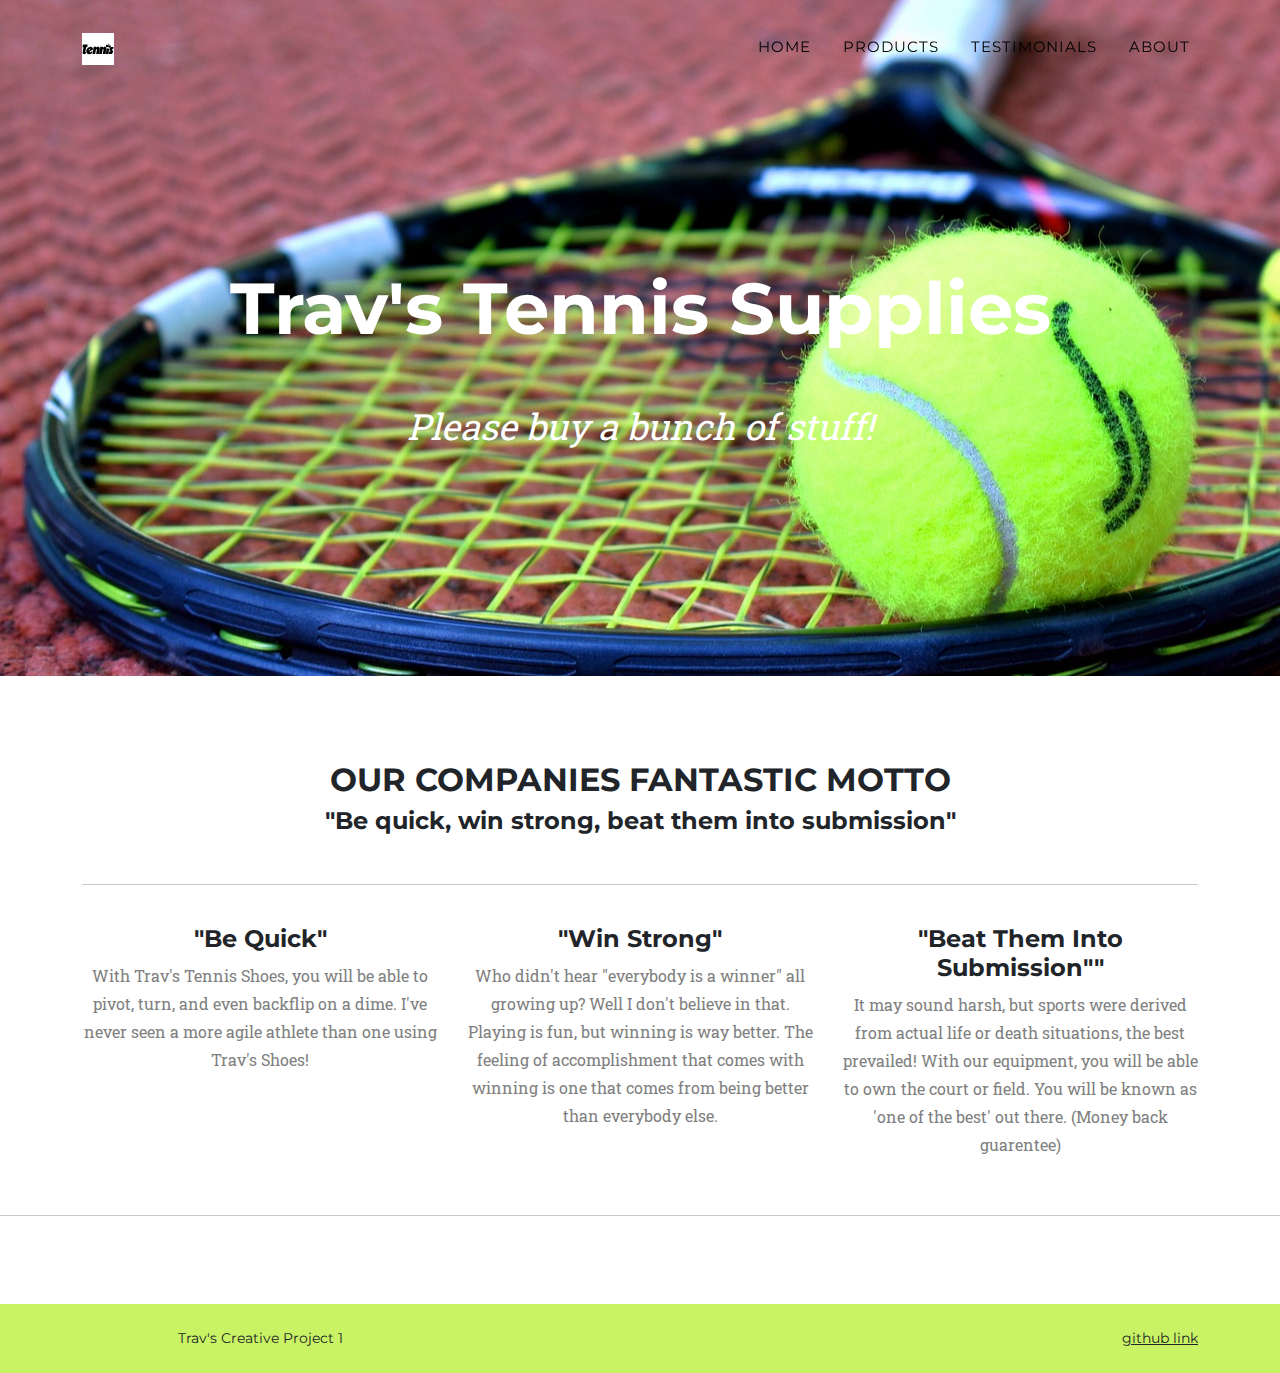
<file: index.html>
<!DOCTYPE html>
<html>
    <head>
        <meta charset="utf-8" />
        <title>Trav's Creative Project</title>
        <link rel="icon" type="image/x-icon" href="assets/favicon.ico" />
        <link href="https://fonts.googleapis.com/css?family=Montserrat:400,700" rel="stylesheet" type="text/css" />
        <link href="https://fonts.googleapis.com/css?family=Roboto+Slab:400,100,300,700" rel="stylesheet" type="text/css" />
        <link href="css/styles.css" rel="stylesheet" />
        <link href="css/trav-styles.css" rel="stylesheet" />
    </head>
    <body>
        <nav class="navbar navbar-expand-lg navbar-dark fixed-top" id="mainNav">
            <div class="container">
                <a class="navbar-brand" href="/"><img src="tennis.svg"/></a>
                <div class="collapse navbar-collapse" id="navbarResponsive">
                    <ul class="navbar-nav text-uppercase ms-auto py-4 py-lg-0">
                        <li class="nav-item"><a class="nav-link" style="color:black;" href="/index.html">Home</a></li>
                        <li class="nav-item"><a class="nav-link" style="color:black;" href="/products.html">Products</a></li>
                        <li class="nav-item"><a class="nav-link" style="color:black;" href="/testimonials.html">Testimonials</a></li>
                        <li class="nav-item"><a class="nav-link" style="color:black;" href="/about.html">About</a></li>
                    </ul>
                </div>
            </div>
        </nav>
        <header class="mainImage"> <!-- i put the background image in the stylesheet -->
            <div class="container">
                <div class="mainImage-part1">Trav's Tennis Supplies</div>
                <div class="mainImage-part2">Please buy a bunch of stuff!</div>
            </div>
        </header>
        <div class="mainbody">
            <div class="container">
                <div class="text-center">
                    <h2 class="section-heading text-uppercase">Our Companies Fantastic Motto</h2>
                    <h4 class="section-subheading">"Be quick, win strong, beat them into submission"</h4>
                    <br>
                    <hr>
                    <br>
                </div>
                <div class="row text-center">
                    <div class="col-md-4">
                        <h4>"Be Quick"</h4>
                        <p class="light-grey">With Trav's Tennis Shoes, you will be able to pivot, turn, and even backflip on a dime. I've never seen a more agile athlete than one using Trav's Shoes!</p>
                    </div>
                    <div class="col-md-4">
                        <h4>"Win Strong"</h4>
                        <p class="light-grey">Who didn't hear "everybody is a winner" all growing up? Well I don't believe in that. Playing is fun, but winning is way better. The feeling of accomplishment that comes with winning is one that comes from being better than everybody else.</p>
                    </div>
                    <div class="col-md-4">
                        <h4>"Beat Them Into Submission""</h4>
                        <p class="light-grey">It may sound harsh, but sports were derived from actual life or death situations, the best prevailed! With our equipment, you will be able to own the court or field. You will be known as 'one of the best' out there. (Money back guarentee)</p>
                    </div>
                </div>
            </div>
        </div>
        <br><hr><br><br><br>

        <!-- social media tags-->


        <footer class="footer py-4 background-color-trav">
            <div class="container">
                <div class="row align-items-center">
                    <div class="col-lg-4">Trav's Creative Project 1</div>
                    <div class="col-lg-4">
                      <!-- This gets me the right spacing cause I don't know how to do it otherwise :)) -->
                    </div>
                    <div class="col-lg-4 text-lg-end">
                        <a class="link-dark" href="https://github.com/tfells/creativeProject1/">github link</a>
                    </div>
                </div>
            </div>
        </footer>
    </body>
</html>
</file>
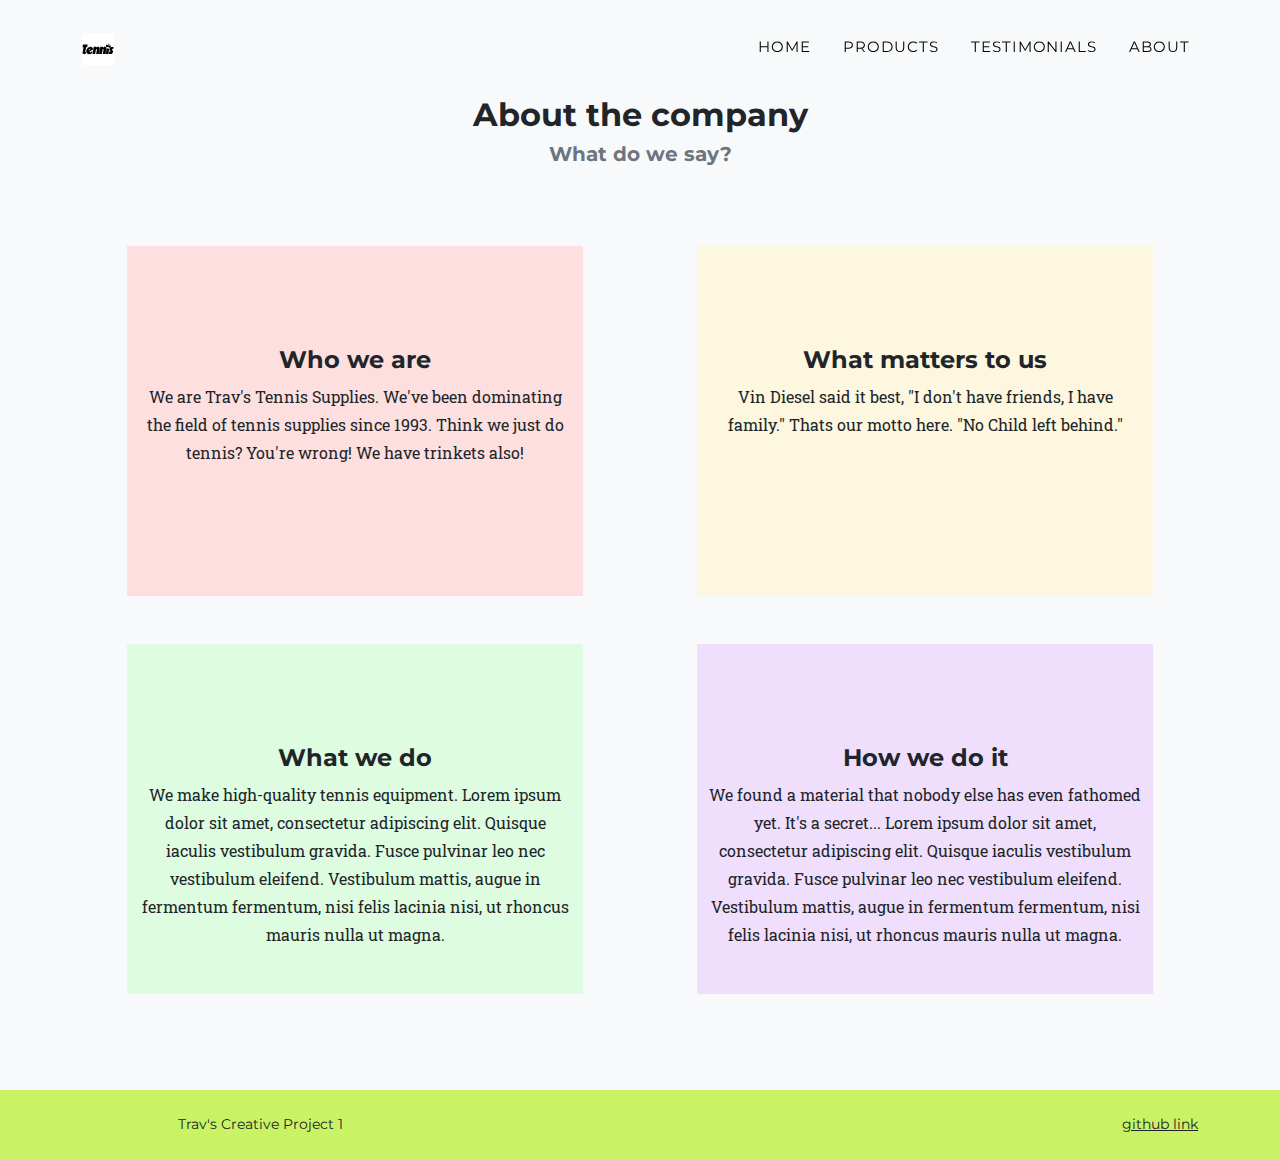
<file: about.html>
<!DOCTYPE html>
<html>
    <head>
        <meta charset="utf-8" />
        <title>Trav's Creative Project</title>
        <link rel="icon" type="image/x-icon" href="assets/favicon.ico" />
        <link href="https://fonts.googleapis.com/css?family=Montserrat:400,700" rel="stylesheet" type="text/css" />
        <link href="https://fonts.googleapis.com/css?family=Roboto+Slab:400,100,300,700" rel="stylesheet" type="text/css" />
        <link href="css/styles.css" rel="stylesheet" />
        <link href="css/trav-styles.css" rel="stylesheet" />
    </head>
    <body>
        <nav class="navbar navbar-expand-lg navbar-dark fixed-top" id="mainNav">
            <div class="container">
                <a class="navbar-brand" href="/"><img src="tennis.svg"/></a>
                <div class="collapse navbar-collapse" id="navbarResponsive">
                    <ul class="navbar-nav text-uppercase ms-auto py-4 py-lg-0">
                        <li class="nav-item"><a class="nav-link" style="color:black;" href="/index.html">Home</a></li>
                        <li class="nav-item"><a class="nav-link" style="color:black;" href="/products.html">Products</a></li>
                        <li class="nav-item"><a class="nav-link" style="color:black;" href="/testimonials.html">Testimonials</a></li>
                        <li class="nav-item"><a class="nav-link" style="color:black;" href="/about.html">About</a></li>
                    </ul>
                </div>
            </div>
        </nav>

        <div class="page-section bg-light"> <!-- I like the background light like this -->
          <div class="container">
              <div class="text-center">
                  <h2>About the company<h2>
                  <h5 class="text-muted">What do we say?</h5>
                  <br><br><br>
                    <div class="grid">
                      <div class="row row-height">
                        <div class="column-sm widHei pastelRed text-center">
                          <h4 class="temp1">Who we are</h4>
                          <p>We are Trav's Tennis Supplies. We've been dominating the field
                            of tennis supplies since 1993. Think we just do tennis? You're wrong!
                            We have trinkets also!</p>
                        </div>
                        <div class="column-sm widHei pastelYellow text-center">
                          <h4 class="temp1">What matters to us</h4>
                          <p>Vin Diesel said it best, "I don't have friends, I have family." Thats our motto here. "No Child left behind."</p>
                        </div>
                      </div>
                      <br><br>
                      <div class="row row-height">
                        <div class="column-sm widHei pastelGreen text-center">
                          <h4 class="temp1">What we do</h4>
                          <p>We make high-quality tennis equipment. Lorem ipsum dolor sit amet, consectetur adipiscing elit.
                            Quisque iaculis vestibulum gravida. Fusce pulvinar leo nec vestibulum eleifend. Vestibulum mattis,
                            augue in fermentum fermentum, nisi felis lacinia nisi, ut rhoncus mauris nulla ut magna.</p>
                        </div>
                        <div class="column-sm widHei pastelPurple text-center">
                          <h4 class="temp1">How we do it</h4>
                          <p>We found a material that nobody else has even fathomed yet. It's a secret...
                            Lorem ipsum dolor sit amet, consectetur adipiscing elit. Quisque iaculis vestibulum gravida.
                            Fusce pulvinar leo nec vestibulum eleifend. Vestibulum mattis, augue in fermentum fermentum,
                            nisi felis lacinia nisi, ut rhoncus mauris nulla ut magna. </p>
                        </div>
                      </div>
                    </div>

              </div>
          </div>
        </div>
        <footer class="footer py-4 background-color-trav">
            <div class="container">
                <div class="row align-items-center">
                    <div class="col-lg-4">Trav's Creative Project 1</div>
                    <div class="col-lg-4">
                      <!-- This gets me the right spacing cause I don't know how to do it otherwise :)) -->
                    </div>
                    <div class="col-lg-4 text-lg-end">
                        <a class="link-dark" href="https://github.com/tfells/creativeProject1/">github link</a>
                    </div>
                </div>
            </div>
        </footer>
    </body>
</html>
</file>
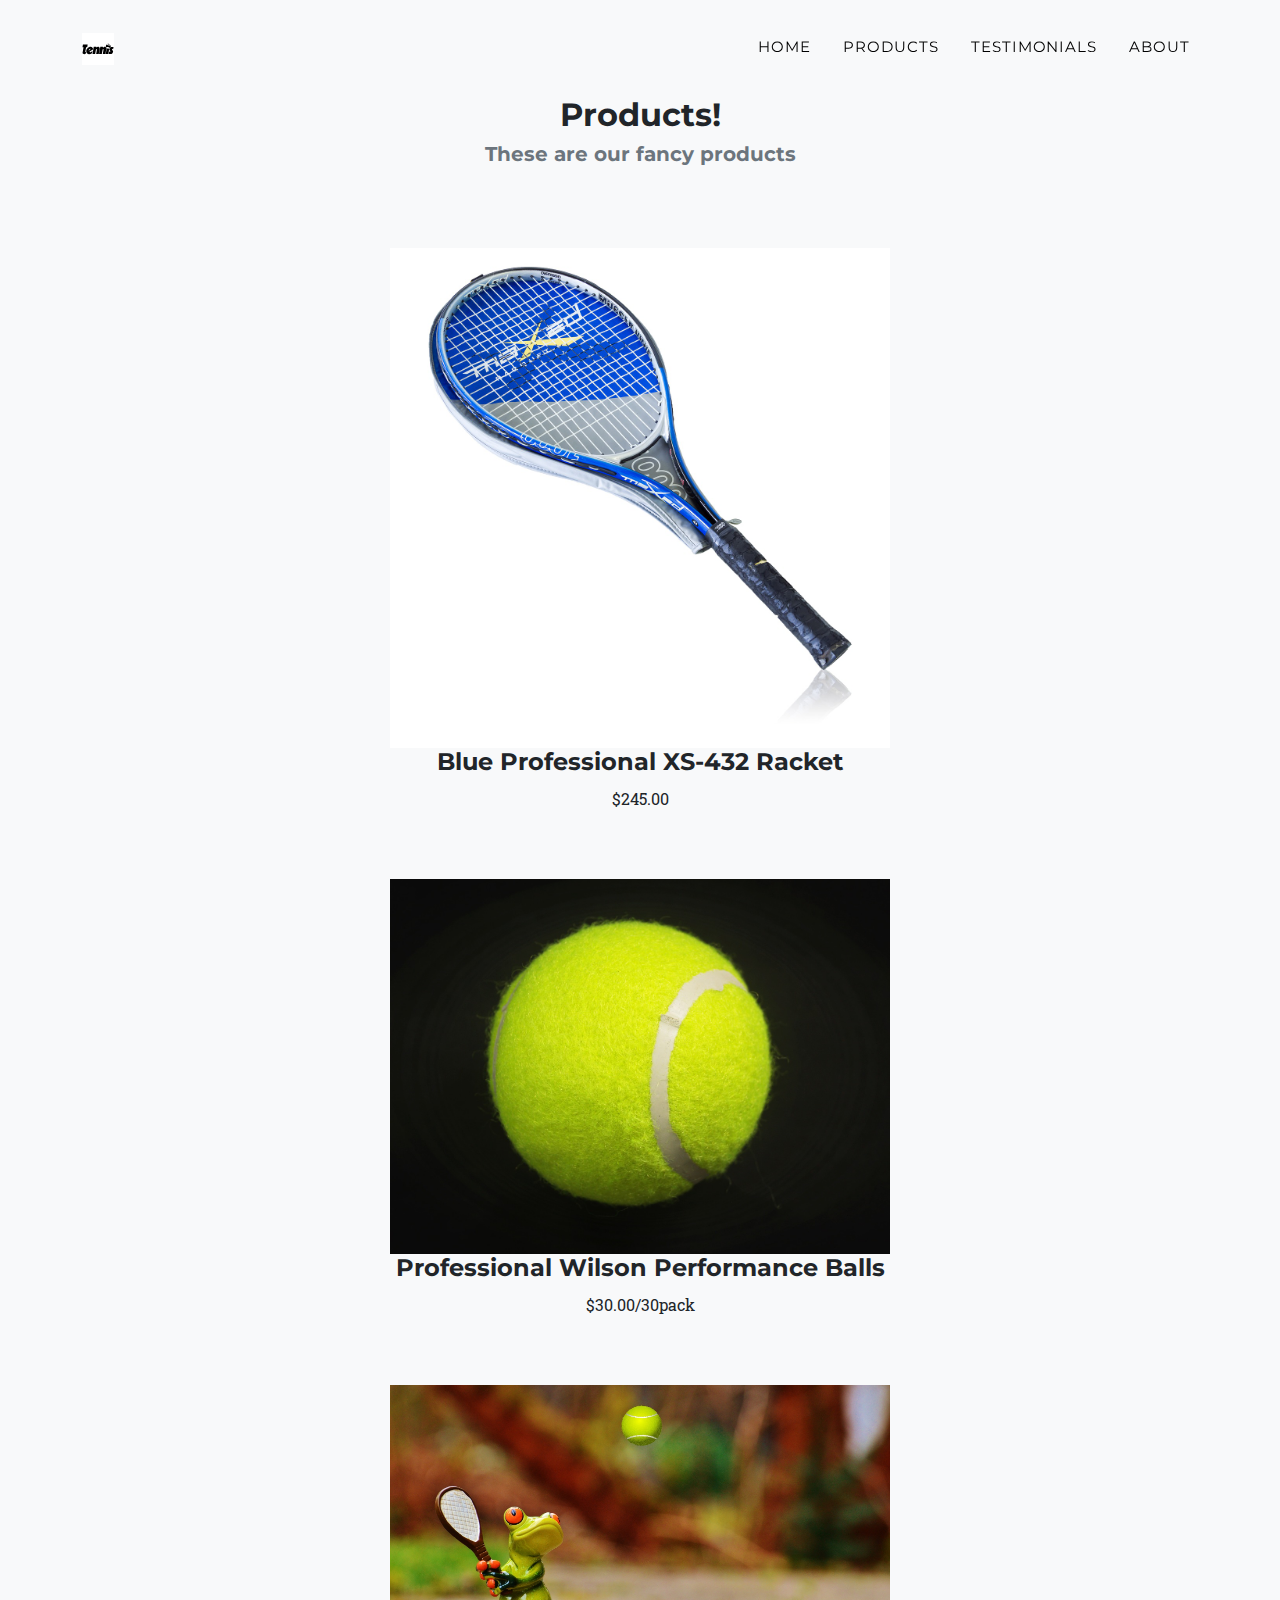
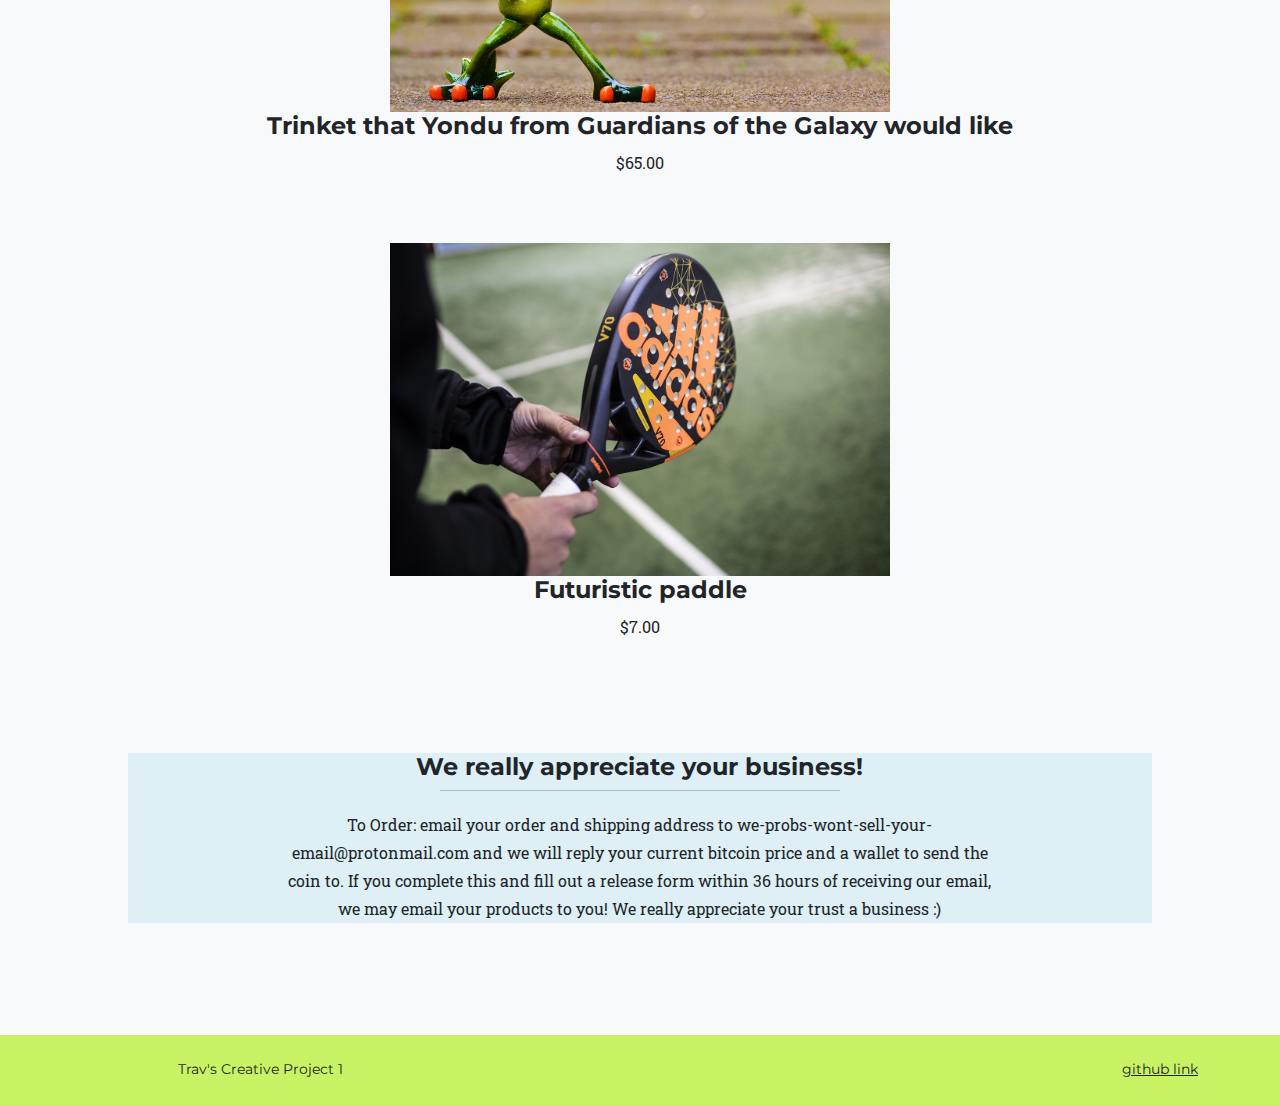
<file: products.html>
<!DOCTYPE html>
<html>
    <head>
        <meta charset="utf-8" />
        <title>Trav's Creative Project</title>
        <link rel="icon" type="image/x-icon" href="assets/favicon.ico" />
        <link href="https://fonts.googleapis.com/css?family=Montserrat:400,700" rel="stylesheet" type="text/css" />
        <link href="https://fonts.googleapis.com/css?family=Roboto+Slab:400,100,300,700" rel="stylesheet" type="text/css" />
        <link href="css/styles.css" rel="stylesheet" />
        <link href="css/trav-styles.css" rel="stylesheet" />
    </head>
    <body>
        <nav class="navbar navbar-expand-lg navbar-dark fixed-top" id="mainNav">
            <div class="container">
                <a class="navbar-brand" href="/"><img src="tennis.svg"/></a>
                <div class="collapse navbar-collapse" id="navbarResponsive">
                    <ul class="navbar-nav text-uppercase ms-auto py-4 py-lg-0">
                        <li class="nav-item"><a class="nav-link" style="color:black;" href="/index.html">Home</a></li>
                        <li class="nav-item"><a class="nav-link" style="color:black;" href="/products.html">Products</a></li>
                        <li class="nav-item"><a class="nav-link" style="color:black;" href="/testimonials.html">Testimonials</a></li>
                        <li class="nav-item"><a class="nav-link" style="color:black;" href="/about.html">About</a></li>
                    </ul>
                </div>
            </div>
        </nav>

      <div class="page-section bg-light"> <!-- I like the background light like this -->
        <div class="container">
            <div class="text-center">
                <h2>Products!</h2>
                <h5 class="text-muted">These are our fancy products</h5>
            </div>
        </div>
        <br>
        <div class="products">
          <div class="text-center">
            <div class="row">
              <div class="column-sm padBottom">
                <img class="imgwidth" src="/racket.jpg"/>
                <h4>Blue Professional XS-432 Racket</h4>
                <p>$245.00</p>
              </div>
              <br>
              <div class="column-sm padBottom">
                <img class="imgwidth" src="/ball.jpg"/>
                <h4>Professional Wilson Performance Balls</h4>
                <p>$30.00/30pack</p>
              </div>
              <br>
              <div class="column-sm padBottom">
                <img class="imgwidth" src="/trinket.jpg"/>
                <h4>Trinket that Yondu from Guardians of the Galaxy would like</h4>
                <p>$65.00</p>
              </div>
              <br>
              <div class="column-sm padBottom">
                <img class="imgwidth" src="/funky.jpg"/>
                <h4>Futuristic paddle</h4>
                <p>$7.00</p>
              </div>
              <br>
            </div>
          </div>
        </div>

        <br><br><br><br>
        <div class="textBuble">
          <div class="backBlue">
          <div class="specs">
            <div class="text-center">
              <h4 class="thanks">We really appreciate your business!</h4>
              <hr class="horLine">
              <p>To Order: email your order and shipping address to we-probs-wont-sell-your-email@protonmail.com
                and we will reply your current bitcoin price and a wallet to send the coin to. If you complete this
                and fill out a release form within 36 hours of receiving our email, we may email your products to you!
                We really appreciate your trust a business :)</p>
            </div>
          </div>
          </div>
        </div>
      </div>
      <!-- Footer-->
      <footer class="footer py-4 background-color-trav">
          <div class="container">
              <div class="row align-items-center">
                  <div class="col-lg-4">Trav's Creative Project 1</div>
                  <div class="col-lg-4">
                    <!-- This gets me the right spacing cause I don't know how to do it otherwise :)) -->
                  </div>
                  <div class="col-lg-4 text-lg-end">
                      <a class="link-dark" href="https://github.com/tfells/creativeProject1/">github link</a>
                  </div>
              </div>
          </div>
      </footer>
</file>
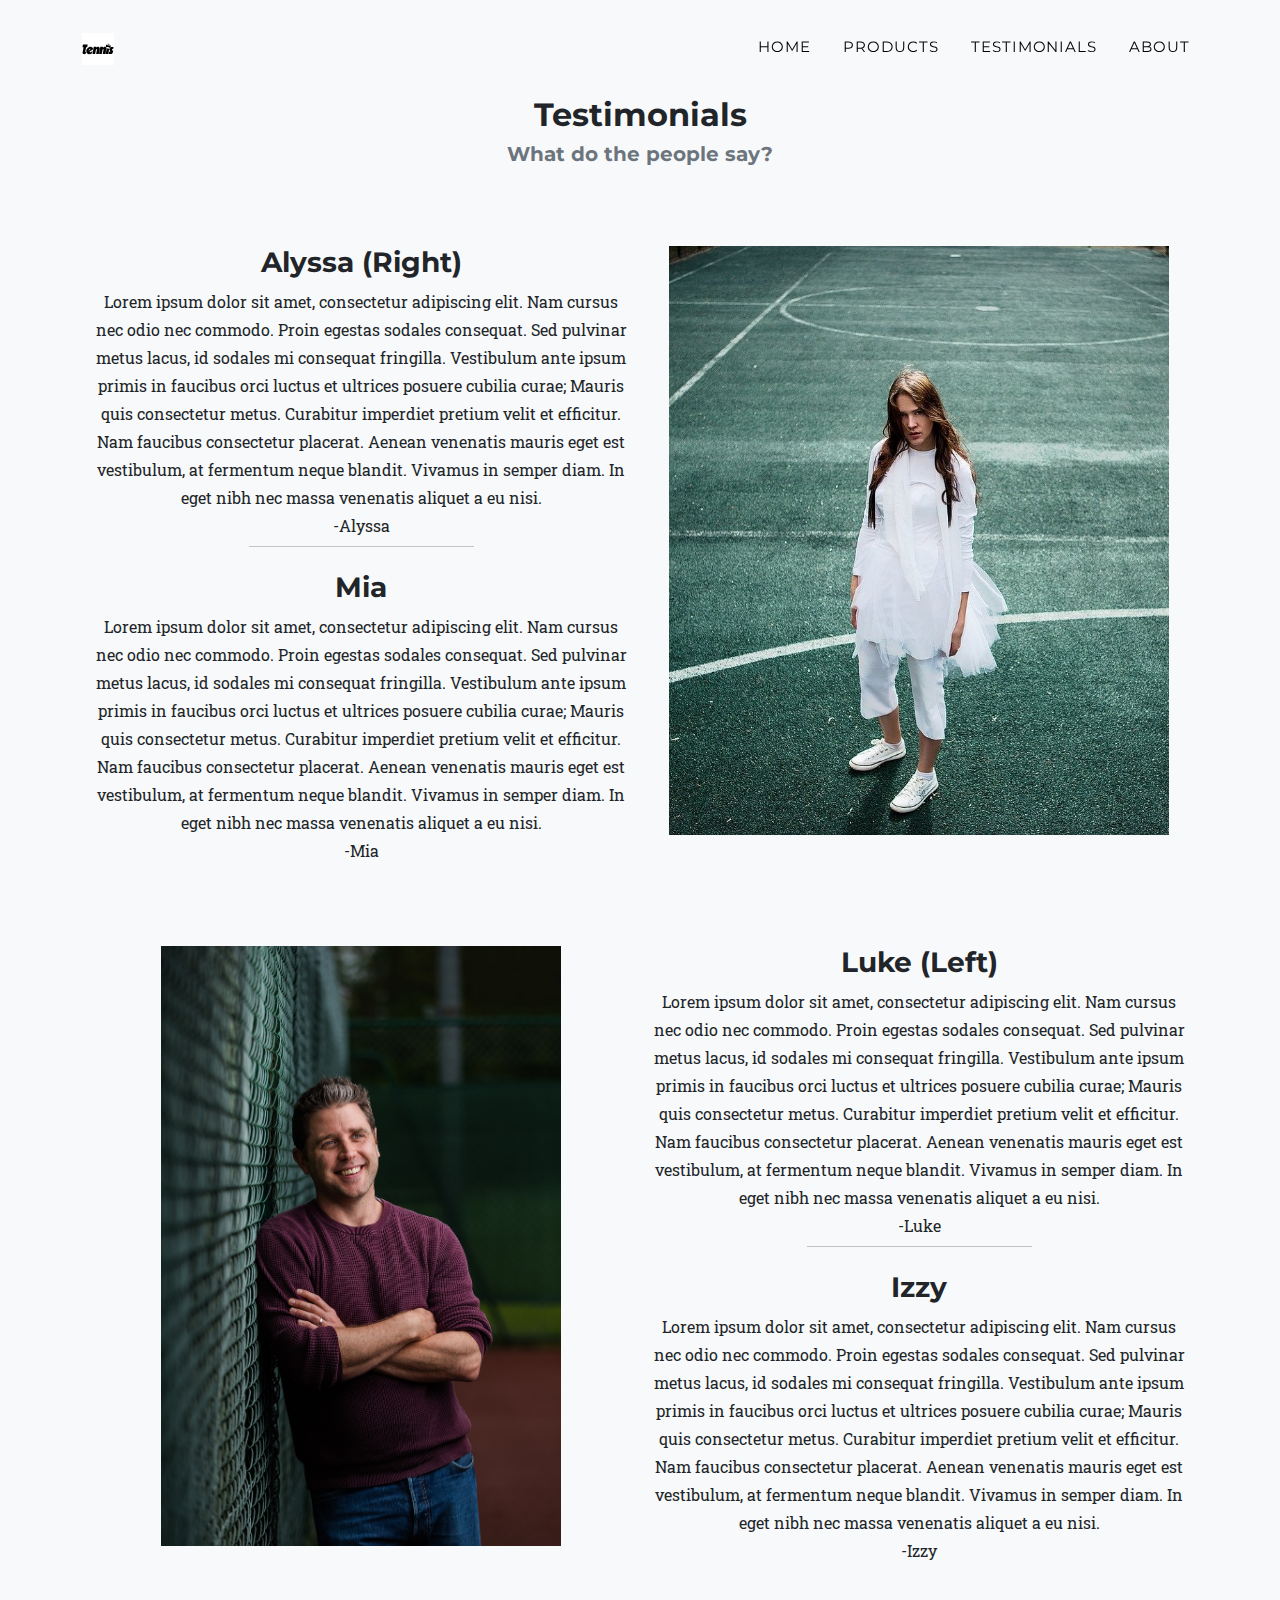
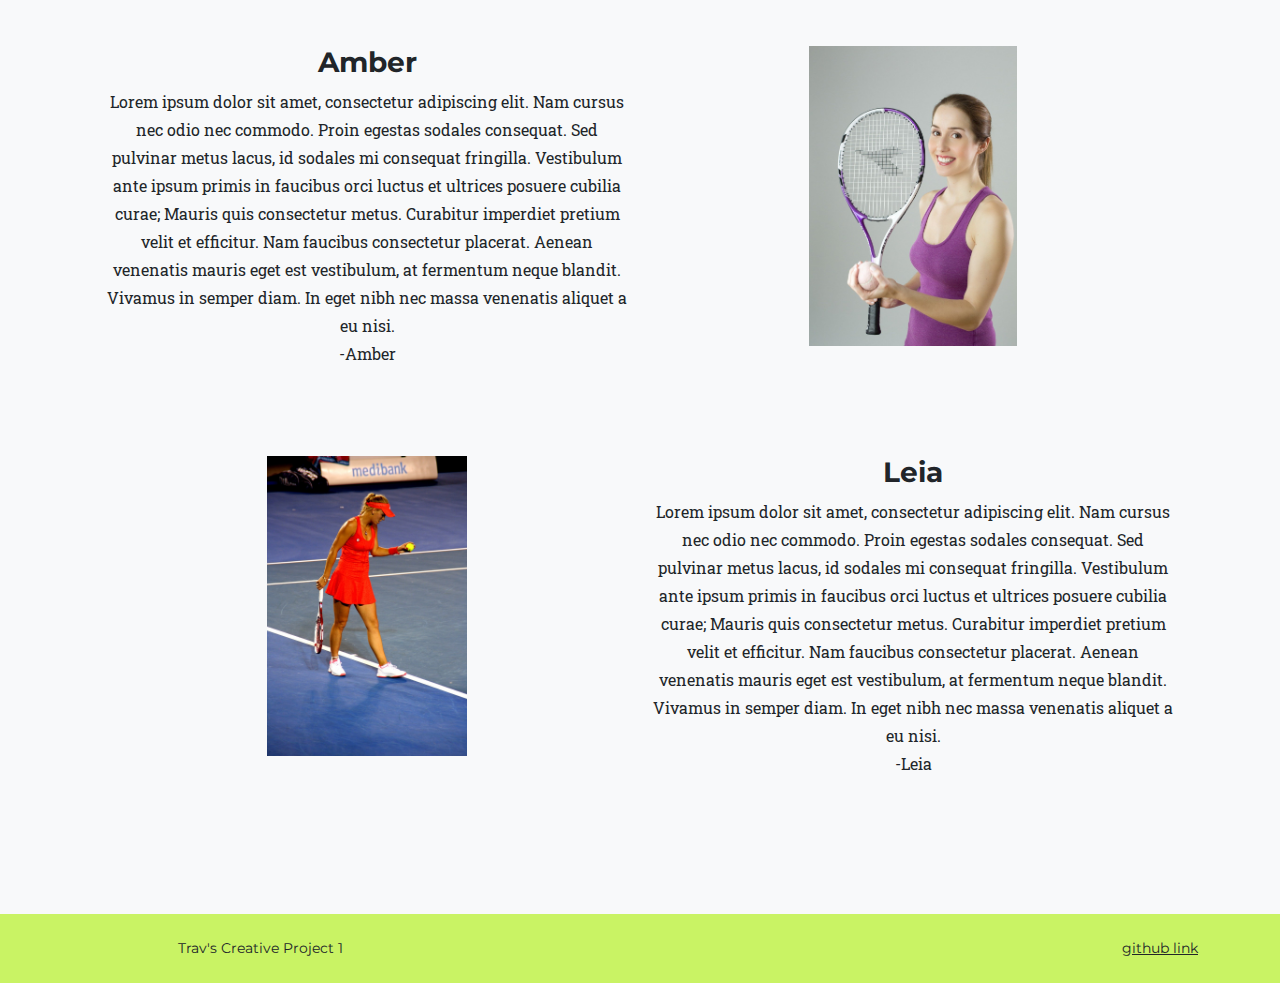
<file: testimonials.html>
<!DOCTYPE html>
<html>
    <head>
        <meta charset="utf-8" />
        <title>Trav's Creative Project</title>
        <link rel="icon" type="image/x-icon" href="assets/favicon.ico" />
        <link href="https://fonts.googleapis.com/css?family=Montserrat:400,700" rel="stylesheet" type="text/css" />
        <link href="https://fonts.googleapis.com/css?family=Roboto+Slab:400,100,300,700" rel="stylesheet" type="text/css" />
        <link href="css/styles.css" rel="stylesheet" />
        <link href="css/trav-styles.css" rel="stylesheet" />
    </head>
    <body>
        <nav class="navbar navbar-expand-lg navbar-dark fixed-top" id="mainNav">
            <div class="container">
                <a class="navbar-brand" href="/"><img src="tennis.svg"/></a>
                <div class="collapse navbar-collapse" id="navbarResponsive">
                    <ul class="navbar-nav text-uppercase ms-auto py-4 py-lg-0">
                        <li class="nav-item"><a class="nav-link" style="color:black;" href="/index.html">Home</a></li>
                        <li class="nav-item"><a class="nav-link" style="color:black;" href="/products.html">Products</a></li>
                        <li class="nav-item"><a class="nav-link" style="color:black;" href="/testimonials.html">Testimonials</a></li>
                        <li class="nav-item"><a class="nav-link" style="color:black;" href="/about.html">About</a></li>
                    </ul>
                </div>
            </div>
        </nav>

      <div class="page-section bg-light"> <!-- I like the background light like this -->
        <div class="container">
            <div class="text-center">
                <h2>Testimonials</h2>
                <h5 class="text-muted">What do the people say?</h5>
                <br><br><br>

                <div class="container">
                  <div class="row">
                    <div class="col-lg colHeight2">
                      <div class="row colHeight padBot">
                        <h3>Alyssa (Right)</h3>
                        <p class="main-text">Lorem ipsum dolor sit amet, consectetur adipiscing elit. Nam cursus nec odio nec commodo. Proin egestas sodales consequat. Sed pulvinar metus lacus, id sodales mi consequat fringilla. Vestibulum ante ipsum primis in faucibus orci luctus et ultrices posuere cubilia curae; Mauris quis consectetur metus. Curabitur imperdiet pretium velit et efficitur. Nam faucibus consectetur placerat. Aenean venenatis mauris eget est vestibulum, at fermentum neque blandit. Vivamus in semper diam. In eget nibh nec massa venenatis aliquet a eu nisi.<br>-Alyssa</p>
                      </div>
                      <hr style="margin:auto; width:225px;">
                      <br>
                      <div class="row colHeight padBot">
                        <h3>Mia</h3>
                        <p class="main-text">Lorem ipsum dolor sit amet, consectetur adipiscing elit. Nam cursus nec odio nec commodo. Proin egestas sodales consequat. Sed pulvinar metus lacus, id sodales mi consequat fringilla. Vestibulum ante ipsum primis in faucibus orci luctus et ultrices posuere cubilia curae; Mauris quis consectetur metus. Curabitur imperdiet pretium velit et efficitur. Nam faucibus consectetur placerat. Aenean venenatis mauris eget est vestibulum, at fermentum neque blandit. Vivamus in semper diam. In eget nibh nec massa venenatis aliquet a eu nisi.<br>-Mia</p>
                      </div>
                    </div>
                    <div class="col-lg colHeight2">
                      <img class="imgwidth" src="/chick1.jpg" >
                    </div>
                  </div>
                  <div class="row">
                    <div class="col-lg colHeight2">
                      <img class="imgheight" src="/guy.jpg" >
                    </div>
                    <div class="col-lg colHeight2">
                      <div class="row colHeight padBot">
                        <h3>Luke (Left)</h3>
                        <p class="main-text">Lorem ipsum dolor sit amet, consectetur adipiscing elit. Nam cursus nec odio nec commodo. Proin egestas sodales consequat. Sed pulvinar metus lacus, id sodales mi consequat fringilla. Vestibulum ante ipsum primis in faucibus orci luctus et ultrices posuere cubilia curae; Mauris quis consectetur metus. Curabitur imperdiet pretium velit et efficitur. Nam faucibus consectetur placerat. Aenean venenatis mauris eget est vestibulum, at fermentum neque blandit. Vivamus in semper diam. In eget nibh nec massa venenatis aliquet a eu nisi.<br>-Luke</p>
                      </div>
                      <hr style="margin:auto; width:225px;">
                      <br>
                      <div class="row colHeight padBot">
                        <h3>Izzy</h3>
                        <p class="main-text">Lorem ipsum dolor sit amet, consectetur adipiscing elit. Nam cursus nec odio nec commodo. Proin egestas sodales consequat. Sed pulvinar metus lacus, id sodales mi consequat fringilla. Vestibulum ante ipsum primis in faucibus orci luctus et ultrices posuere cubilia curae; Mauris quis consectetur metus. Curabitur imperdiet pretium velit et efficitur. Nam faucibus consectetur placerat. Aenean venenatis mauris eget est vestibulum, at fermentum neque blandit. Vivamus in semper diam. In eget nibh nec massa venenatis aliquet a eu nisi.<br>-Izzy</p>
                      </div>
                    </div>
                  </div>

                <div class="container">
                  <div class="row">
                    <div class="col-lg">
                      <h3>Amber</h3>
                      <p class="main-text">Lorem ipsum dolor sit amet, consectetur adipiscing elit. Nam cursus nec odio nec commodo. Proin egestas sodales consequat. Sed pulvinar metus lacus, id sodales mi consequat fringilla. Vestibulum ante ipsum primis in faucibus orci luctus et ultrices posuere cubilia curae; Mauris quis consectetur metus. Curabitur imperdiet pretium velit et efficitur. Nam faucibus consectetur placerat. Aenean venenatis mauris eget est vestibulum, at fermentum neque blandit. Vivamus in semper diam. In eget nibh nec massa venenatis aliquet a eu nisi.<br>-Amber</p>
                    </div>
                    <div class="col-lg">
                      <img class="imgheight2" src="/chick2.jpg">
                    </div>
                  </div>
                </div>
                <br><br><br>

                <div class="container">
                  <div class="row">
                    <div class="col-lg">
                      <img class="imgheight2" src="/chick3.jpg">
                    </div>
                    <div class="col-lg">
                      <h3>Leia</h3>
                      <p class="main-text">Lorem ipsum dolor sit amet, consectetur adipiscing elit. Nam cursus nec odio nec commodo. Proin egestas sodales consequat. Sed pulvinar metus lacus, id sodales mi consequat fringilla. Vestibulum ante ipsum primis in faucibus orci luctus et ultrices posuere cubilia curae; Mauris quis consectetur metus. Curabitur imperdiet pretium velit et efficitur. Nam faucibus consectetur placerat. Aenean venenatis mauris eget est vestibulum, at fermentum neque blandit. Vivamus in semper diam. In eget nibh nec massa venenatis aliquet a eu nisi.<br>-Leia</p>
                    </div>
                  </div>
                </div>
            </div>
        </div>
        <br>
      </div>
    </div>









      <!-- Footer-->
      <footer class="footer py-4 background-color-trav">
          <div class="container">
              <div class="row align-items-center">
                  <div class="col-lg-4">Trav's Creative Project 1</div>
                  <div class="col-lg-4">
                    <!-- This gets me the right spacing cause I don't know how to do it otherwise :)) -->
                  </div>
                  <div class="col-lg-4 text-lg-end">
                      <a class="link-dark" href="https://github.com/tfells/creativeProject1/">github link</a>
                  </div>
              </div>
          </div>
      </footer>
    </body>
</html>
</file>
<file: css/trav-styles.css>
.mainImage {
  padding-top: 17rem;
  padding-bottom: 12.5rem;
  text-align: center;
  color: #fff;
  background-image: url("/tennis2.jpg");
  background-repeat: no-repeat;
  background-attachment: scroll;
  background-position: center center;
  background-size: cover;
}
.mainImage-part2 {
  font-size: 2.25rem;
  font-style: italic;
  line-height: 2.25rem;
  margin-bottom: 2rem;  font-family: "Roboto Slab", -apple-system, BlinkMacSystemFont, "Segoe UI", Roboto, "Helvetica Neue", Arial, sans-serif, "Apple Color Emoji", "Segoe UI Emoji", "Segoe UI Symbol", "Noto Color Emoji";
}
.mainImage-part1 {
  font-size: 4.5rem;
  font-weight: 700;
  line-height: 4.5rem;
  margin-bottom: 4rem;
  font-family: "Montserrat", -apple-system, BlinkMacSystemFont, "Segoe UI", Roboto, "Helvetica Neue", Arial, sans-serif, "Apple Color Emoji", "Segoe UI Emoji", "Segoe UI Symbol", "Noto Color Emoji";
}
.mainbody {
  padding-top: 85px;
}

.light-grey {
  color:grey;
}

.background-color-trav {
  background-color: #c9f364;
}
.products {
  display:block;
}

.imgwidth {
  width: 500px;
}
.imgheight {
  height: 600px;
}
.imgheight2 {
  height: 300px;
}
.backBlue {
    background-color: #deeff5;
    width: 80%;
    margin: auto;
}
.specs {
  width: 70%;
  margin: auto;
}
.padBottom {
  padding-top: 50px;
}
.horLine {
  align-items: center;
  align-content: center;
  margin: auto;
  margin-bottom: 20px;
  width: 400px;
}
.colHeight {
  height: 300px;
}
.colHeight2 {
  height: 700px;
}

.padBot {
  margin-bottom: 0px;
  padding-bottom: 0px;
  margin-top: 0px;
  padding-top: 0px;
}
.row-height {
  height: 350px;
}
.widHei {
  height: 350px;
  line-height: 350px;
  width: 40%;
  margin:auto;
}
.pastelRed {
  background-color: #fddfdf;
}
.pastelYellow {
  background-color: #fcf7de;
}
.pastelGreen {
  background-color: #defde0;
}
.pastelPurple {
  background-color: #f0defd;
}
.grid {
  margin:auto;
}
.temp {
  display: table-cell;
  vertical-align: middle
}
.temp1 {
  padding-top: 100px;
}
.logo {
  width: 100px;
}
</file>
